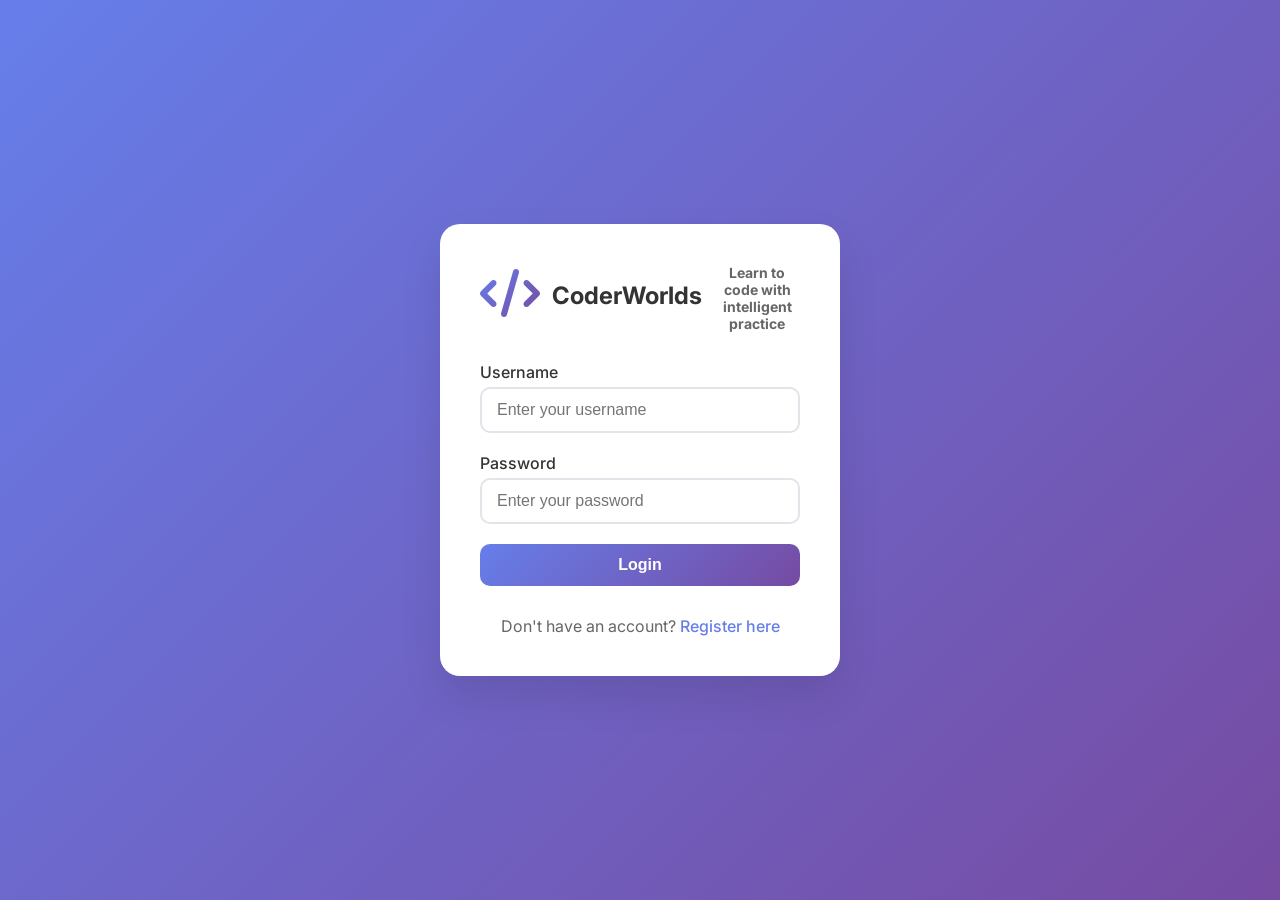
<file: templates/login.html>
<!DOCTYPE html>
<html lang="en">
<head>
    <meta charset="UTF-8">
    <meta name="viewport" content="width=device-width, initial-scale=1.0">
    <title>Login - CoderWorlds</title>
    <link rel="stylesheet" href="/static/css/style.css">
    <link href="https://cdnjs.cloudflare.com/ajax/libs/font-awesome/6.0.0/css/all.min.css" rel="stylesheet">
    <link href="https://fonts.googleapis.com/css2?family=Inter:wght@300;400;500;600;700&display=swap" rel="stylesheet">
    <style>
        .login-container {
            display: flex;
            justify-content: center;
            align-items: center;
            height: 100vh;
            background: linear-gradient(135deg, #667eea 0%, #764ba2 100%);
        }

        .login-card {
            background: white;
            border-radius: 20px;
            box-shadow: 0 20px 40px rgba(0,0,0,0.1);
            padding: 40px;
            width: 100%;
            max-width: 400px;
            text-align: center;
        }

        .logo {
            margin-bottom: 30px;
        }

        .logo i {
            font-size: 48px;
            color: #667eea;
            margin-bottom: 10px;
        }

        .logo h1 {
            font-size: 24px;
            color: #333;
            margin-bottom: 5px;
        }

        .logo p {
            color: #666;
            font-size: 14px;
        }

        .form-group {
            margin-bottom: 20px;
            text-align: left;
        }

        .form-group label {
            display: block;
            margin-bottom: 5px;
            color: #333;
            font-weight: 500;
        }

        .form-group input {
            width: 100%;
            padding: 12px 15px;
            border: 2px solid #e1e5e9;
            border-radius: 10px;
            font-size: 16px;
            transition: border-color 0.3s;
        }

        .form-group input:focus {
            outline: none;
            border-color: #667eea;
        }

        .btn {
            width: 100%;
            padding: 12px;
            border: none;
            border-radius: 10px;
            font-size: 16px;
            font-weight: 600;
            cursor: pointer;
            transition: all 0.3s;
            margin-bottom: 10px;
        }

        .btn-primary {
            background: linear-gradient(135deg, #667eea, #764ba2);
            color: white;
        }

        .btn-primary:hover {
            transform: translateY(-2px);
            box-shadow: 0 5px 15px rgba(102, 126, 234, 0.4);
        }

        .btn-secondary {
            background: #f7f9fc;
            color: #666;
        }

        .btn-secondary:hover {
            background: #e1e5e9;
        }

        .toggle-form {
            margin-top: 20px;
            color: #666;
        }

        .toggle-form a {
            color: #667eea;
            text-decoration: none;
            font-weight: 500;
        }

        .toggle-form a:hover {
            text-decoration: underline;
        }

        .error-message {
            background: #fee;
            color: #c33;
            padding: 10px;
            border-radius: 5px;
            margin-bottom: 20px;
            display: none;
        }

        .register-fields {
            display: none;
        }

        .login-fields {
            display: block;
        }
    </style>
</head>
<body>
    <div class="login-container">
        <div class="login-card">
            <div class="logo">
                <i class="fas fa-code"></i>
                <h1>CoderWorlds</h1>
                <p>Learn to code with intelligent practice</p>
            </div>

            <div id="errorMessage" class="error-message"></div>

            <!-- Login Form -->
            <div id="loginForm" class="form-section login-fields">
                <div class="form-group">
                    <label for="loginUsername">Username</label>
                    <input type="text" id="loginUsername" placeholder="Enter your username" required>
                </div>

                <div class="form-group">
                    <label for="loginPassword">Password</label>
                    <input type="password" id="loginPassword" placeholder="Enter your password" required>
                </div>

                <button class="btn btn-primary" onclick="login()">Login</button>
            </div>

            <!-- Register Form -->
            <div id="registerForm" class="form-section register-fields">
                <div class="form-group">
                    <label for="registerName">Full Name</label>
                    <input type="text" id="registerName" placeholder="Enter your full name" required>
                </div>

                <div class="form-group">
                    <label for="registerUsername">Username</label>
                    <input type="text" id="registerUsername" placeholder="Choose a username" required>
                </div>

                <div class="form-group">
                    <label for="registerEmail">Email</label>
                    <input type="email" id="registerEmail" placeholder="Enter your email" required>
                </div>

                <div class="form-group">
                    <label for="registerPassword">Password</label>
                    <input type="password" id="registerPassword" placeholder="Choose a password (min 6 characters)" required>
                </div>

                <button class="btn btn-primary" onclick="register()">Register</button>
            </div>

            <div class="toggle-form">
                <span id="toggleText">Don't have an account? <a href="#" onclick="toggleForm()">Register here</a></span>
            </div>
        </div>
    </div>

    <script>
        let isLoginMode = true;

        function toggleForm() {
            isLoginMode = !isLoginMode;
            const loginForm = document.getElementById('loginForm');
            const registerForm = document.getElementById('registerForm');
            const toggleText = document.getElementById('toggleText');

            if (isLoginMode) {
                loginForm.style.display = 'block';
                registerForm.style.display = 'none';
                toggleText.innerHTML = "Don't have an account? <a href='#' onclick='toggleForm()'>Register here</a>";
            } else {
                loginForm.style.display = 'none';
                registerForm.style.display = 'block';
                toggleText.innerHTML = "Already have an account? <a href='#' onclick='toggleForm()'>Login here</a>";
            }
        }

        async function login() {
            const username = document.getElementById('loginUsername').value;
            const password = document.getElementById('loginPassword').value;

            if (!username || !password) {
                showError('Please fill in all fields');
                return;
            }

            try {
                const response = await fetch('/api/login', {
                    method: 'POST',
                    headers: { 'Content-Type': 'application/json' },
                    body: JSON.stringify({ username, password })
                });

                const data = await response.json();

                if (data.success) {
                    // Redirect to dashboard
                    window.location.href = '/dashboard';
                } else {
                    showError(data.error || 'Login failed');
                }
            } catch (error) {
                showError('Network error. Please try again.');
            }
        }

        async function register() {
            const name = document.getElementById('registerName').value;
            const username = document.getElementById('registerUsername').value;
            const email = document.getElementById('registerEmail').value;
            const password = document.getElementById('registerPassword').value;

            if (!name || !username || !email || !password) {
                showError('Please fill in all fields');
                return;
            }

            if (password.length < 6) {
                showError('Password must be at least 6 characters');
                return;
            }

            try {
                const response = await fetch('/api/register', {
                    method: 'POST',
                    headers: { 'Content-Type': 'application/json' },
                    body: JSON.stringify({ name, username, email, password })
                });

                const data = await response.json();

                if (data.success) {
                    showError('Registration successful! Please login.', 'success');
                    setTimeout(() => toggleForm(), 2000);
                } else {
                    showError(data.error || 'Registration failed');
                }
            } catch (error) {
                showError('Network error. Please try again.');
            }
        }

        function showError(message, type = 'error') {
            const errorDiv = document.getElementById('errorMessage');
            errorDiv.textContent = message;
            errorDiv.style.display = 'block';
            errorDiv.style.background = type === 'success' ? '#efe' : '#fee';
            errorDiv.style.color = type === 'success' ? '#363' : '#c33';

            setTimeout(() => {
                errorDiv.style.display = 'none';
            }, 5000);
        }

        // Handle Enter key
        document.addEventListener('keypress', function(e) {
            if (e.key === 'Enter') {
                if (isLoginMode) {
                    login();
                } else {
                    register();
                }
            }
        });
    </script>
</body>
</html>
</file>
<file: static/css/style.css>
* {
    margin: 0;
    padding: 0;
    box-sizing: border-box;
}

body {
    font-family: 'Inter', sans-serif;
    background: linear-gradient(135deg, #667eea 0%, #764ba2 100%);
    color: #333;
    overflow: hidden;
    position: relative;
}

body::before {
    content: '';
    position: fixed;
    top: 0;
    left: 0;
    width: 100%;
    height: 100%;
    background: url('data:image/svg+xml,<svg xmlns="http://www.w3.org/2000/svg" viewBox="0 0 100 100"><defs><pattern id="grain" width="100" height="100" patternUnits="userSpaceOnUse"><circle cx="25" cy="25" r="1" fill="%23ffffff" opacity="0.03"/><circle cx="75" cy="75" r="1" fill="%23ffffff" opacity="0.03"/><circle cx="50" cy="10" r="0.5" fill="%23ffffff" opacity="0.02"/><circle cx="10" cy="50" r="0.5" fill="%23ffffff" opacity="0.02"/><circle cx="90" cy="30" r="0.5" fill="%23ffffff" opacity="0.02"/></pattern></defs><rect width="100" height="100" fill="url(%23grain)"/></svg>');
    pointer-events: none;
    z-index: -1;
}

.app-container {
    display: flex;
    height: 100vh;
    overflow: hidden;
    backdrop-filter: blur(10px);
}

/* Enhanced Sidebar Styles */
.sidebar {
    width: 300px;
    background: rgba(255, 255, 255, 0.95);
    backdrop-filter: blur(20px);
    box-shadow: 2px 0 20px rgba(0,0,0,0.1), inset 0 1px 0 rgba(255,255,255,0.1);
    display: flex;
    flex-direction: column;
    padding: 30px 20px;
    overflow-y: auto;
    border-right: 1px solid rgba(255,255,255,0.2);
    position: relative;
}

.sidebar::before {
    content: '';
    position: absolute;
    top: 0;
    left: 0;
    right: 0;
    height: 100px;
    background: linear-gradient(135deg, rgba(102, 126, 234, 0.1), rgba(118, 75, 162, 0.1));
    border-radius: 0 0 50px 50px;
}

.logo {
    display: flex;
    align-items: center;
    gap: 12px;
    font-size: 26px;
    font-weight: 700;
    color: #667eea;
    margin-bottom: 40px;
    position: relative;
    z-index: 1;
}

.logo i {
    font-size: 32px;
    background: linear-gradient(135deg, #667eea, #764ba2);
    -webkit-background-clip: text;
    -webkit-text-fill-color: transparent;
    background-clip: text;
}

.student-info {
    display: flex;
    align-items: center;
    gap: 15px;
    padding: 20px;
    background: linear-gradient(135deg, rgba(255,255,255,0.9), rgba(255,255,255,0.7));
    border-radius: 16px;
    margin-bottom: 30px;
    box-shadow: 0 4px 15px rgba(0,0,0,0.1);
    border: 1px solid rgba(255,255,255,0.3);
    position: relative;
    z-index: 1;
    transition: transform 0.3s ease, box-shadow 0.3s ease;
}

.student-info:hover {
    transform: translateY(-2px);
    box-shadow: 0 8px 25px rgba(0,0,0,0.15);
}

.avatar {
    width: 55px;
    height: 55px;
    background: linear-gradient(135deg, #667eea, #764ba2);
    border-radius: 50%;
    display: flex;
    align-items: center;
    justify-content: center;
    color: white;
    font-size: 26px;
    box-shadow: 0 4px 15px rgba(102, 126, 234, 0.3);
}

.info h3 {
    font-size: 18px;
    margin-bottom: 5px;
    font-weight: 600;
}

.info p {
    font-size: 13px;
    color: #666;
    background: rgba(102, 126, 234, 0.1);
    padding: 2px 8px;
    border-radius: 10px;
    display: inline-block;
}

.nav-menu {
    flex: 1;
    display: flex;
    flex-direction: column;
    gap: 8px;
    position: relative;
    z-index: 1;
}

.nav-item {
    display: flex;
    align-items: center;
    gap: 14px;
    padding: 14px 18px;
    color: #666;
    text-decoration: none;
    border-radius: 12px;
    transition: all 0.3s cubic-bezier(0.4, 0, 0.2, 1);
    position: relative;
    overflow: hidden;
}

.nav-item::before {
    content: '';
    position: absolute;
    top: 0;
    left: -100%;
    width: 100%;
    height: 100%;
    background: linear-gradient(90deg, transparent, rgba(102, 126, 234, 0.1), transparent);
    transition: left 0.5s;
}

.nav-item:hover::before {
    left: 100%;
}

.nav-item:hover {
    background: rgba(102, 126, 234, 0.1);
    color: #667eea;
    transform: translateX(4px);
}

.nav-item.active {
    background: linear-gradient(135deg, #667eea, #764ba2);
    color: white;
    box-shadow: 0 4px 15px rgba(102, 126, 234, 0.4);
    transform: translateX(4px);
}

.nav-item.active::before {
    display: none;
}

.nav-item i {
    width: 20px;
    font-size: 18px;
}

.new-challenge-btn {
    margin-top: 20px;
    padding: 14px 20px;
    background: linear-gradient(135deg, #667eea, #764ba2);
    color: white;
    border: none;
    border-radius: 12px;
    cursor: pointer;
    font-size: 15px;
    font-weight: 600;
    display: flex;
    align-items: center;
    justify-content: center;
    gap: 10px;
    transition: all 0.3s cubic-bezier(0.4, 0, 0.2, 1);
    box-shadow: 0 4px 15px rgba(102, 126, 234, 0.4);
    position: relative;
    z-index: 1;
    overflow: hidden;
}

.new-challenge-btn::before {
    content: '';
    position: absolute;
    top: 0;
    left: -100%;
    width: 100%;
    height: 100%;
    background: linear-gradient(90deg, transparent, rgba(255,255,255,0.2), transparent);
    transition: left 0.5s;
}

.new-challenge-btn:hover::before {
    left: 100%;
}

.new-challenge-btn:hover {
    transform: translateY(-3px);
    box-shadow: 0 8px 25px rgba(102, 126, 234, 0.6);
}

.new-challenge-btn:active {
    transform: translateY(-1px);
}

/* Enhanced Main Content Styles */
.main-content {
    flex: 1;
    overflow-y: auto;
    padding: 30px;
    background: rgba(255, 255, 255, 0.05);
    backdrop-filter: blur(10px);
}

.tab-content {
    display: none;
    animation: slideIn 0.4s cubic-bezier(0.4, 0, 0.2, 1);
}

.tab-content.active {
    display: block;
}

@keyframes slideIn {
    from {
        opacity: 0;
        transform: translateY(20px) scale(0.98);
    }
    to {
        opacity: 1;
        transform: translateY(0) scale(1);
    }
}

@keyframes fadeIn {
    from {
        opacity: 0;
        transform: translateY(10px);
    }
    to {
        opacity: 1;
        transform: translateY(0);
    }
}

/* Enhanced Welcome Section */
.welcome-section {
    background: linear-gradient(135deg, #667eea 0%, #764ba2 100%);
    padding: 40px;
    border-radius: 24px;
    color: white;
    margin-bottom: 30px;
    position: relative;
    overflow: hidden;
    box-shadow: 0 10px 30px rgba(102, 126, 234, 0.3);
}

.welcome-section::before {
    content: '';
    position: absolute;
    top: -50%;
    right: -50%;
    width: 200%;
    height: 200%;
    background: radial-gradient(circle, rgba(255,255,255,0.1) 0%, transparent 70%);
    animation: rotate 20s linear infinite;
}

@keyframes rotate {
    from { transform: rotate(0deg); }
    to { transform: rotate(360deg); }
}

.welcome-section h1 {
    font-size: 36px;
    margin-bottom: 10px;
    font-weight: 700;
    position: relative;
    z-index: 1;
}

.welcome-section p {
    font-size: 18px;
    opacity: 0.9;
    position: relative;
    z-index: 1;
}

/* Enhanced Stats Grid */
.stats-grid {
    display: grid;
    grid-template-columns: repeat(auto-fit, minmax(280px, 1fr));
    gap: 24px;
    margin-bottom: 30px;
}

.stat-card {
    background: rgba(255, 255, 255, 0.95);
    backdrop-filter: blur(20px);
    padding: 25px;
    border-radius: 20px;
    display: flex;
    align-items: center;
    gap: 20px;
    box-shadow: 0 8px 25px rgba(0,0,0,0.1);
    border: 1px solid rgba(255,255,255,0.3);
    transition: all 0.3s cubic-bezier(0.4, 0, 0.2, 1);
    position: relative;
    overflow: hidden;
}

.stat-card::before {
    content: '';
    position: absolute;
    top: 0;
    left: 0;
    width: 4px;
    height: 100%;
    background: linear-gradient(135deg, #667eea, #764ba2);
    opacity: 0;
    transition: opacity 0.3s;
}

.stat-card:hover::before {
    opacity: 1;
}

.stat-card:hover {
    transform: translateY(-8px) scale(1.02);
    box-shadow: 0 15px 35px rgba(0,0,0,0.15);
}

.stat-card i {
    font-size: 48px;
    background: linear-gradient(135deg, #667eea, #764ba2);
    -webkit-background-clip: text;
    -webkit-text-fill-color: transparent;
    background-clip: text;
    filter: drop-shadow(0 2px 4px rgba(102, 126, 234, 0.3));
}

.stat-info h3 {
    font-size: 32px;
    font-weight: 700;
    margin-bottom: 5px;
    background: linear-gradient(135deg, #667eea, #764ba2);
    -webkit-background-clip: text;
    -webkit-text-fill-color: transparent;
    background-clip: text;
}

.stat-info p {
    color: #666;
    font-size: 15px;
    font-weight: 500;
}

/* Modified stat card styling for progress display */
.stat-value {
    font-size: 2.2em;
    font-weight: bold;
    color: #667eea;
    margin-bottom: 8px;
}

.stat-label {
    font-size: 0.9em;
    color: #888;
    margin-bottom: 12px;
    text-transform: uppercase;
    letter-spacing: 0.5px;
}

/* Progress Bar Styling */
.progress-bar {
    width: 100%;
    height: 8px;
    background: #e0e0e0;
    border-radius: 4px;
    overflow: hidden;
    margin-bottom: 8px;
}

.progress-fill {
    height: 100%;
    background: linear-gradient(90deg, #667eea 0%, #764ba2 100%);
    border-radius: 4px;
    transition: width 0.5s ease;
}

.progress-text {
    font-size: 0.85em;
    color: #667eea;
    font-weight: 600;
}

/* Mastery Indicators */
.mastery-indicator {
    margin-top: 10px;
}

.badge-excellent {
    display: inline-block;
    background: linear-gradient(135deg, #11998e 0%, #38ef7d 100%);
    color: white;
    padding: 6px 12px;
    border-radius: 20px;
    font-size: 0.85em;
    font-weight: 600;
}

.badge-good {
    display: inline-block;
    background: linear-gradient(135deg, #667eea 0%, #764ba2 100%);
    color: white;
    padding: 6px 12px;
    border-radius: 20px;
    font-size: 0.85em;
    font-weight: 600;
}

.badge-improving {
    display: inline-block;
    background: linear-gradient(135deg, #f093fb 0%, #f5576c 100%);
    color: white;
    padding: 6px 12px;
    border-radius: 20px;
    font-size: 0.85em;
    font-weight: 600;
}

.badge-learning {
    display: inline-block;
    background: linear-gradient(135deg, #fa709a 0%, #fee140 100%);
    color: white;
    padding: 6px 12px;
    border-radius: 20px;
    font-size: 0.85em;
    font-weight: 600;
}

/* Accuracy Badge */
.accuracy-badge {
    display: block;
    margin-top: 10px;
    font-size: 0.9em;
    color: #667eea;
    font-weight: 600;
    padding: 8px;
    background: rgba(102, 126, 234, 0.1);
    border-radius: 6px;
    text-align: center;
}

/* Enhanced Recommendations and Concepts Sections */
.recommendations-section, .weak-concepts-section {
    background: rgba(255, 255, 255, 0.95);
    backdrop-filter: blur(20px);
    border-radius: 20px;
    padding: 25px;
    margin-bottom: 20px;
    box-shadow: 0 8px 25px rgba(0,0,0,0.1);
    border: 1px solid rgba(255,255,255,0.3);
    transition: transform 0.3s ease;
}

.recommendations-section:hover, .weak-concepts-section:hover {
    transform: translateY(-2px);
}

.recommendations-section h2, .weak-concepts-section h2 {
    margin-bottom: 20px;
    font-size: 22px;
    font-weight: 600;
    display: flex;
    align-items: center;
    gap: 10px;
}

.recommendations-section h2 i, .weak-concepts-section h2 i {
    color: #667eea;
}

.recommendations-list, .concepts-list {
    display: flex;
    flex-direction: column;
    gap: 12px;
}

.recommendation-item, .concept-item {
    padding: 16px 20px;
    background: linear-gradient(135deg, rgba(102, 126, 234, 0.05), rgba(118, 75, 162, 0.05));
    border-radius: 12px;
    border-left: 4px solid #667eea;
    transition: all 0.3s ease;
    position: relative;
    overflow: hidden;
}

.recommendation-item::before, .concept-item::before {
    content: '';
    position: absolute;
    top: 0;
    left: -100%;
    width: 100%;
    height: 100%;
    background: linear-gradient(90deg, transparent, rgba(102, 126, 234, 0.1), transparent);
    transition: left 0.5s;
}

.recommendation-item:hover::before, .concept-item:hover::before {
    left: 100%;
}

.recommendation-item:hover, .concept-item:hover {
    transform: translateX(4px);
    background: linear-gradient(135deg, rgba(102, 126, 234, 0.1), rgba(118, 75, 162, 0.1));
    box-shadow: 0 4px 15px rgba(102, 126, 234, 0.2);
}

/* Enhanced Challenge Container */
.challenge-container {
    background: rgba(255, 255, 255, 0.95);
    backdrop-filter: blur(20px);
    border-radius: 24px;
    overflow: hidden;
    box-shadow: 0 15px 35px rgba(0,0,0,0.1);
    border: 1px solid rgba(255,255,255,0.3);
    position: relative;
}

.challenge-container::before {
    content: '';
    position: absolute;
    top: 0;
    left: 0;
    right: 0;
    height: 4px;
    background: linear-gradient(90deg, #667eea, #764ba2, #ff6b6b, #4ecdc4);
    background-size: 400% 400%;
    animation: gradientShift 4s ease infinite;
}

@keyframes gradientShift {
    0% { background-position: 0% 50%; }
    50% { background-position: 100% 50%; }
    100% { background-position: 0% 50%; }
}

.challenge-header {
    padding: 30px;
    background: linear-gradient(135deg, #667eea 0%, #764ba2 100%);
    color: white;
    position: relative;
    overflow: hidden;
}

.challenge-header::before {
    content: '';
    position: absolute;
    top: -50%;
    right: -50%;
    width: 200%;
    height: 200%;
    background: radial-gradient(circle, rgba(255,255,255,0.1) 0%, transparent 70%);
    animation: rotate 15s linear infinite reverse;
}

.challenge-header-top {
    display: flex;
    justify-content: space-between;
    align-items: center;
    gap: 20px;
    margin-bottom: 15px;
    position: relative;
    z-index: 1;
}

.challenge-header h2 {
    margin: 0;
    font-size: 28px;
    font-weight: 700;
    position: relative;
    z-index: 1;
    flex: 1;
}

.new-challenge-btn {
    padding: 10px 18px;
    background: rgba(255, 255, 255, 0.95);
    color: #667eea;
    border: none;
    border-radius: 8px;
    font-weight: 600;
    cursor: pointer;
    transition: all 0.3s ease;
    white-space: nowrap;
    font-size: 14px;
    position: relative;
    z-index: 1;
    display: flex;
    align-items: center;
    gap: 8px;
}

.new-challenge-btn:hover {
    background: white;
    transform: translateY(-2px);
    box-shadow: 0 8px 16px rgba(0, 0, 0, 0.15);
}

.new-challenge-btn:active {
    transform: translateY(0);
}

.challenge-meta {
    display: flex;
    gap: 12px;
    position: relative;
    z-index: 1;
}

.difficulty-badge, .concept-badge {
    padding: 6px 16px;
    background: rgba(255,255,255,0.2);
    backdrop-filter: blur(10px);
    border-radius: 20px;
    font-size: 13px;
    font-weight: 600;
    border: 1px solid rgba(255,255,255,0.3);
    transition: all 0.3s ease;
}

.difficulty-badge:hover, .concept-badge:hover {
    transform: scale(1.05);
    background: rgba(255,255,255,0.3);
}

.challenge-content {
    display: grid;
    grid-template-columns: 1fr 1fr;
    gap: 30px;
    padding: 30px;
}

.challenge-description, .code-editor-section {
    display: flex;
    flex-direction: column;
    gap: 20px;
}

.personalized-note {
    background: linear-gradient(135deg, rgba(255,152,0,0.1), rgba(255,152,0,0.05));
    padding: 16px 20px;
    border-radius: 12px;
    border-left: 4px solid #ff9800;
    display: flex;
    gap: 12px;
    transition: transform 0.3s ease;
    position: relative;
    overflow: hidden;
}

.personalized-note::before {
    content: '';
    position: absolute;
    top: 0;
    left: -100%;
    width: 100%;
    height: 100%;
    background: linear-gradient(90deg, transparent, rgba(255,152,0,0.1), transparent);
    transition: left 0.5s;
}

.personalized-note:hover::before {
    left: 100%;
}

.personalized-note:hover {
    transform: translateX(2px);
}

.personalized-note i {
    color: #ff9800;
    font-size: 20px;
    flex-shrink: 0;
}

.examples-section, .hints-section {
    background: linear-gradient(135deg, rgba(102, 126, 234, 0.05), rgba(118, 75, 162, 0.05));
    padding: 20px;
    border-radius: 12px;
    border: 1px solid rgba(102, 126, 234, 0.1);
    transition: transform 0.3s ease;
}

.examples-section:hover, .hints-section:hover {
    transform: translateY(-2px);
}

.examples-section h3, .hints-section h3 {
    margin-bottom: 15px;
    font-size: 18px;
    font-weight: 600;
    display: flex;
    align-items: center;
    gap: 8px;
}

.examples-section h3 i, .hints-section h3 i {
    color: #667eea;
}

.example-item {
    background: rgba(255, 255, 255, 0.8);
    padding: 14px 16px;
    margin-bottom: 10px;
    border-radius: 8px;
    font-family: 'Courier New', monospace;
    font-size: 13px;
    border-left: 3px solid #667eea;
    transition: all 0.3s ease;
}

.example-item:last-child {
    margin-bottom: 0;
}

.example-item:hover {
    background: rgba(255, 255, 255, 0.95);
    box-shadow: 0 4px 12px rgba(102, 126, 234, 0.15);
    transform: translateX(4px);
}

.example-item strong {
    color: #667eea;
    font-weight: 600;
}

.hint-item {
    display: flex;
    align-items: flex-start;
    padding: 12px 16px;
    background: rgba(255, 255, 255, 0.8);
    margin-bottom: 10px;
    border-radius: 8px;
    border-left: 3px solid #667eea;
    transition: all 0.3s ease;
}

.hint-item:last-child {
    margin-bottom: 0;
}

.hint-item:hover {
    background: rgba(255, 255, 255, 0.95);
    box-shadow: 0 4px 12px rgba(102, 126, 234, 0.15);
    transform: translateX(4px);
}

.hints-section ul {
    list-style: none;
    padding-left: 0;
}

.hints-section li {
    padding: 5px 0;
    padding-left: 20px;
    position: relative;
}

.hints-section li:before {
    content: "💡";
    position: absolute;
    left: 0;
}

/* Enhanced Code Editor Section */
.editor-header {
    display: flex;
    justify-content: space-between;
    align-items: center;
    margin-bottom: 16px;
    gap: 12px;
}

.language-select {
    padding: 10px 16px;
    border: 2px solid rgba(102, 126, 234, 0.3);
    border-radius: 8px;
    font-family: 'Courier New', monospace;
    background: rgba(255, 255, 255, 0.8);
    color: #333;
    font-weight: 500;
    cursor: pointer;
    transition: all 0.3s ease;
}

.language-select:focus {
    outline: none;
    border-color: #667eea;
    box-shadow: 0 0 0 3px rgba(102, 126, 234, 0.1);
}

.language-select:hover {
    border-color: #667eea;
}

.run-btn {
    padding: 10px 24px;
    background: linear-gradient(135deg, #4caf50, #45a049);
    color: white;
    border: none;
    border-radius: 8px;
    cursor: pointer;
    display: flex;
    align-items: center;
    gap: 8px;
    transition: all 0.3s cubic-bezier(0.4, 0, 0.2, 1);
    font-weight: 600;
    font-size: 14px;
    box-shadow: 0 4px 15px rgba(76, 175, 80, 0.3);
    position: relative;
    overflow: hidden;
}

.run-btn::before {
    content: '';
    position: absolute;
    top: 0;
    left: -100%;
    width: 100%;
    height: 100%;
    background: linear-gradient(90deg, transparent, rgba(255,255,255,0.2), transparent);
    transition: left 0.5s;
}

.run-btn:hover::before {
    left: 100%;
}

.run-btn:hover {
    transform: translateY(-2px);
    box-shadow: 0 8px 25px rgba(76, 175, 80, 0.4);
}

.run-btn:active {
    transform: translateY(0);
}

.code-editor {
    width: 100%;
    height: 350px;
    padding: 16px;
    font-family: 'Courier New', monospace;
    font-size: 14px;
    border: 2px solid rgba(102, 126, 234, 0.2);
    border-radius: 12px;
    resize: vertical;
    background: #1a1a2e;
    color: #d4d4d4;
    line-height: 1.6;
    transition: all 0.3s ease;
    box-shadow: inset 0 2px 8px rgba(0,0,0,0.2);
}

.code-editor:focus {
    outline: none;
    border-color: #667eea;
    box-shadow: inset 0 2px 8px rgba(0,0,0,0.2), 0 0 0 3px rgba(102, 126, 234, 0.1);
}

.output-section {
    background: linear-gradient(135deg, rgba(26, 26, 46, 0.8), rgba(45, 45, 65, 0.8));
    border-radius: 12px;
    padding: 20px;
    border: 1px solid rgba(102, 126, 234, 0.2);
}

.output-section h3 {
    color: #d4d4d4;
    margin-bottom: 12px;
    font-size: 16px;
    font-weight: 600;
    display: flex;
    align-items: center;
    gap: 8px;
}

.output-section h3 i {
    color: #667eea;
}

.output-area {
    background: #0f0f1e;
    color: #d4d4d4;
    padding: 16px;
    border-radius: 8px;
    font-family: 'Courier New', monospace;
    font-size: 13px;
    min-height: 120px;
    max-height: 250px;
    overflow-y: auto;
    white-space: pre-wrap;
    word-wrap: break-word;
    border: 1px solid rgba(102, 126, 234, 0.1);
    line-height: 1.6;
}

.output-area::-webkit-scrollbar {
    width: 6px;
}

.output-area::-webkit-scrollbar-track {
    background: rgba(0,0,0,0.2);
    border-radius: 4px;
}

.output-area::-webkit-scrollbar-thumb {
    background: rgba(102, 126, 234, 0.4);
    border-radius: 4px;
}

.output-area::-webkit-scrollbar-thumb:hover {
    background: rgba(102, 126, 234, 0.6);
}

.debugging-suggestions {
    background: linear-gradient(135deg, rgba(255,152,0,0.1), rgba(255,152,0,0.05));
    padding: 20px;
    border-radius: 12px;
    border: 1px solid rgba(255,152,0,0.2);
    border-left: 4px solid #ff9800;
}

.debugging-suggestions h3 {
    margin-bottom: 15px;
    font-size: 16px;
    font-weight: 600;
    display: flex;
    align-items: center;
    gap: 8px;
}

.debugging-suggestions h3 i {
    color: #ff9800;
}

.suggestion-item {
    padding: 14px 16px;
    margin-bottom: 10px;
    background: rgba(255, 255, 255, 0.8);
    border-radius: 8px;
    border-left: 3px solid #ff9800;
    transition: all 0.3s ease;
}

.suggestion-item:last-child {
    margin-bottom: 0;
}

.suggestion-item:hover {
    background: rgba(255, 255, 255, 0.95);
    transform: translateX(4px);
}

/* Terminal/Free Code Styles */
.terminal-container {
    width: 100%;
    height: 100%;
    display: flex;
    flex-direction: column;
    gap: 20px;
}

.terminal-header {
    padding: 25px;
    background: linear-gradient(135deg, rgba(102, 126, 234, 0.15), rgba(118, 75, 162, 0.15));
    border-radius: 12px;
    border: 1px solid rgba(102, 126, 234, 0.3);
}

.terminal-header h2 {
    color: #667eea;
    margin-bottom: 8px;
    font-size: 24px;
}

.terminal-header p {
    color: #666;
    font-size: 14px;
}

.terminal-content {
    display: grid;
    grid-template-columns: 1fr 1fr;
    gap: 20px;
    flex: 1;
    min-height: 0;
}

.editor-panel,
.output-panel {
    display: flex;
    flex-direction: column;
    background: rgba(255, 255, 255, 0.95);
    border-radius: 12px;
    border: 1px solid rgba(0, 0, 0, 0.1);
    box-shadow: 0 4px 15px rgba(0, 0, 0, 0.08);
    overflow: hidden;
}

.panel-header {
    display: flex;
    justify-content: space-between;
    align-items: center;
    padding: 16px 20px;
    background: linear-gradient(135deg, #f5f7fa 0%, #f0f1f7 100%);
    border-bottom: 1px solid rgba(0, 0, 0, 0.08);
}

.panel-header h3 {
    color: #333;
    font-size: 16px;
    font-weight: 600;
}

.editor-tools {
    display: flex;
    gap: 8px;
}

.tool-btn {
    padding: 8px 14px;
    background: rgba(102, 126, 234, 0.2);
    color: #667eea;
    border: none;
    border-radius: 6px;
    cursor: pointer;
    font-size: 12px;
    transition: all 0.3s ease;
    display: flex;
    align-items: center;
    gap: 6px;
}

.tool-btn:hover {
    background: rgba(102, 126, 234, 0.3);
    transform: scale(1.05);
}

.tool-btn.run-btn {
    background: linear-gradient(135deg, #667eea, #764ba2);
    color: white;
}

.tool-btn.run-btn:hover {
    background: linear-gradient(135deg, #7b8ff0, #8758b5);
    box-shadow: 0 4px 12px rgba(102, 126, 234, 0.4);
}

.code-editor {
    flex: 1;
    padding: 16px;
    border: none;
    font-family: 'Monaco', 'Courier New', monospace;
    font-size: 13px;
    line-height: 1.6;
    color: #333;
    background: #fafbfc;
    resize: none;
    outline: none;
}

.code-editor::placeholder {
    color: #aaa;
}

.terminal-output {
    flex: 1;
    padding: 16px;
    font-family: 'Monaco', 'Courier New', monospace;
    font-size: 13px;
    line-height: 1.6;
    color: #2d3436;
    background: #1e1e1e;
    color: #d4d4d4;
    overflow-y: auto;
    border: none;
    white-space: pre-wrap;
    word-wrap: break-word;
}

.terminal-output:empty::before {
    content: 'Output will appear here...';
    color: #666;
}

.quick-tips {
    padding: 20px;
    background: rgba(255, 193, 7, 0.08);
    border-radius: 12px;
    border-left: 4px solid #ffc107;
}

.quick-tips h3 {
    color: #f57f17;
    margin-bottom: 12px;
    font-size: 14px;
    font-weight: 600;
}

.quick-tips ul {
    list-style: none;
    padding-left: 0;
}

.quick-tips li {
    color: #666;
    font-size: 13px;
    margin-bottom: 8px;
    padding-left: 20px;
    position: relative;
}

.quick-tips li:before {
    content: '✓';
    position: absolute;
    left: 0;
    color: #ffc107;
    font-weight: bold;
}

/* Responsive Design for Terminal */
@media (max-width: 1024px) {
    .terminal-content {
        grid-template-columns: 1fr;
        gap: 15px;
    }
}

/* Mistakes List */
.mistakes-filter {
    display: flex;
    gap: 10px;
    margin-bottom: 20px;
}

.mistakes-filter input, .mistakes-filter select {
    padding: 10px;
    border: 1px solid #ddd;
    border-radius: 8px;
    font-size: 14px;
}

.mistakes-filter input {
    flex: 1;
}

.mistakes-list {
    display: flex;
    flex-direction: column;
    gap: 15px;
}

.mistake-card {
    background: white;
    padding: 15px;
    border-radius: 10px;
    box-shadow: 0 2px 5px rgba(0,0,0,0.1);
}

.mistake-header {
    display: flex;
    justify-content: space-between;
    margin-bottom: 10px;
}

.mistake-type {
    padding: 4px 12px;
    border-radius: 20px;
    font-size: 12px;
    font-weight: 600;
}

.mistake-type.syntax { background: #ffebee; color: #c62828; }
.mistake-type.logic { background: #fff3e0; color: #f57c00; }
.mistake-type.off_by_one { background: #e8f5e9; color: #2e7d32; }

.mistake-code {
    background: #f5f5f5;
    padding: 10px;
    border-radius: 5px;
    font-family: monospace;
    font-size: 12px;
    margin: 10px 0;
}

.mistake-fix {
    background: #e8f5e9;
    padding: 10px;
    border-radius: 5px;
    border-left: 3px solid #4caf50;
}

/* Stats Container */
.stats-container {
    display: grid;
    grid-template-columns: repeat(auto-fit, minmax(400px, 1fr));
    gap: 20px;
    margin-bottom: 30px;
}

.stats-chart {
    background: white;
    padding: 20px;
    border-radius: 15px;
    box-shadow: 0 2px 10px rgba(0,0,0,0.1);
}

.detailed-stats {
    background: white;
    padding: 20px;
    border-radius: 15px;
    box-shadow: 0 2px 10px rgba(0,0,0,0.1);
}

/* Loading States */
.loading {
    text-align: center;
    padding: 20px;
    color: #999;
}

/* Responsive Design */
@media (max-width: 768px) {
    .sidebar {
        width: 80px;
        padding: 20px 10px;
    }
    
    .sidebar .logo span,
    .sidebar .student-info .info,
    .sidebar .nav-item span,
    .sidebar .new-challenge-btn span {
        display: none;
    }
    
    .sidebar .nav-item {
        justify-content: center;
    }
    
    .challenge-content {
        grid-template-columns: 1fr;
    }
    
    .stats-container {
        grid-template-columns: 1fr;
    }
}
</file>
